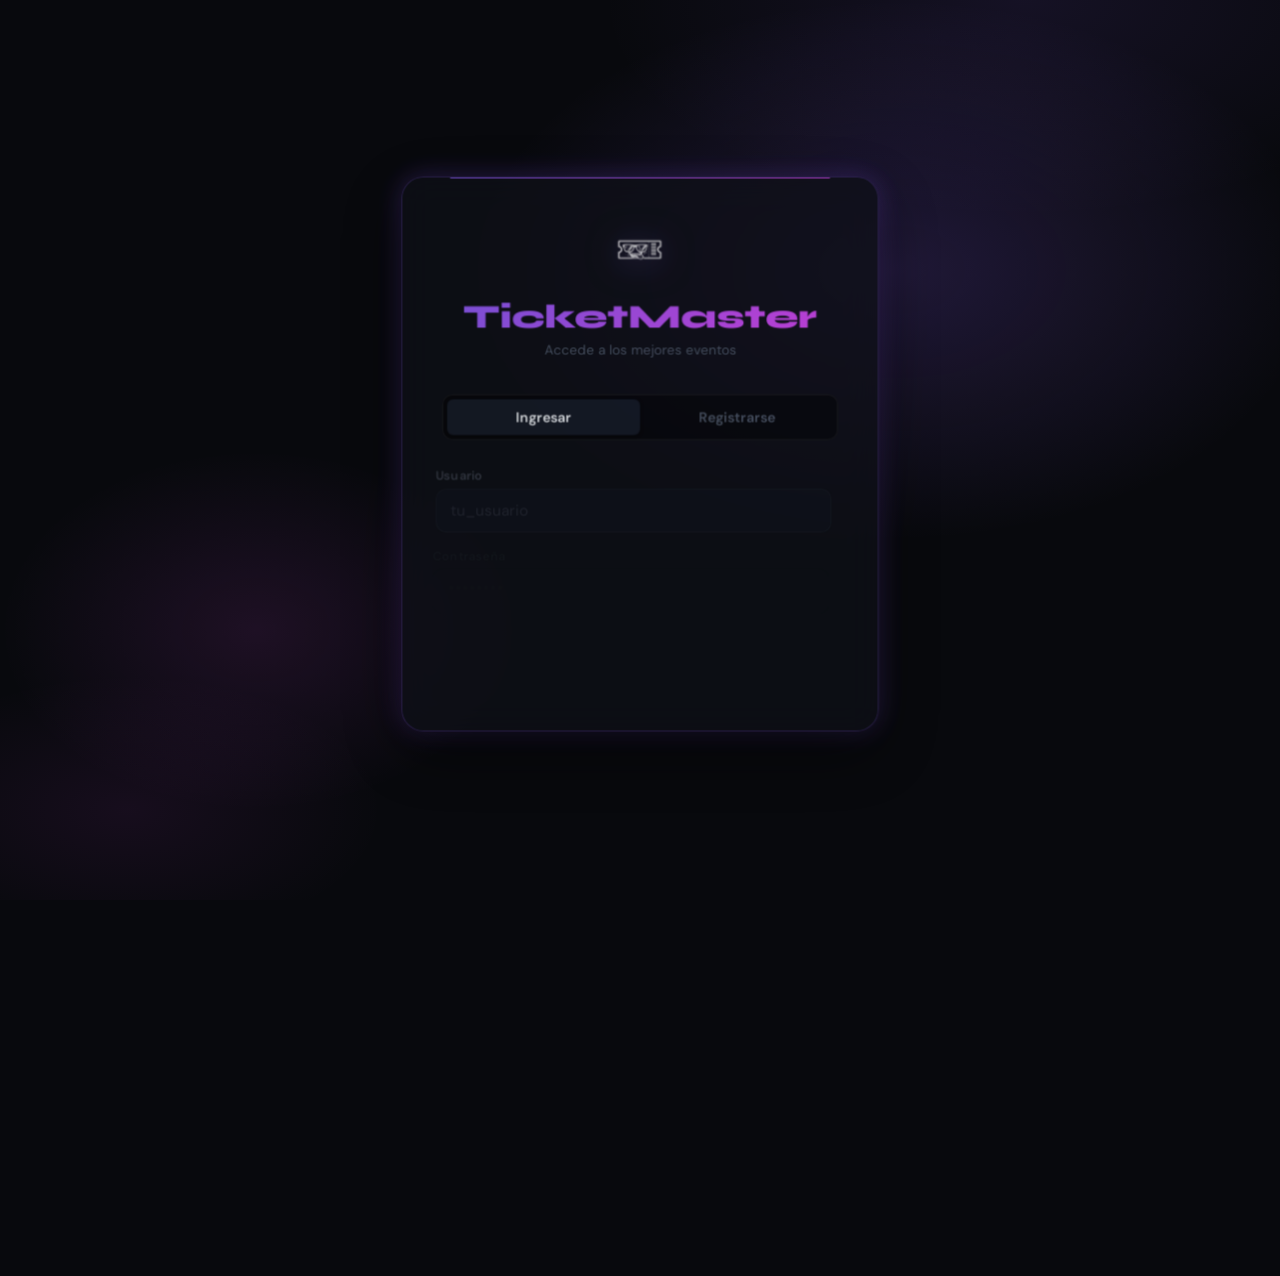
<file: tickmaster-frontend/index.html>
<!DOCTYPE html>
<html lang="es">

<head>
    <meta charset="UTF-8">
    <meta http-equiv="refresh" content="0; url=login.html">
    <title>TicketMaster</title>
</head>

<body
    style="background:#08090d;color:#4e5869;font-family:sans-serif;display:flex;align-items:center;justify-content:center;min-height:100vh;">
    Redirigiendo… <a href="login.html" style="color:#8b5cf6;margin-left:6px;">Haz clic aquí</a>
</body>

</html>
</file>
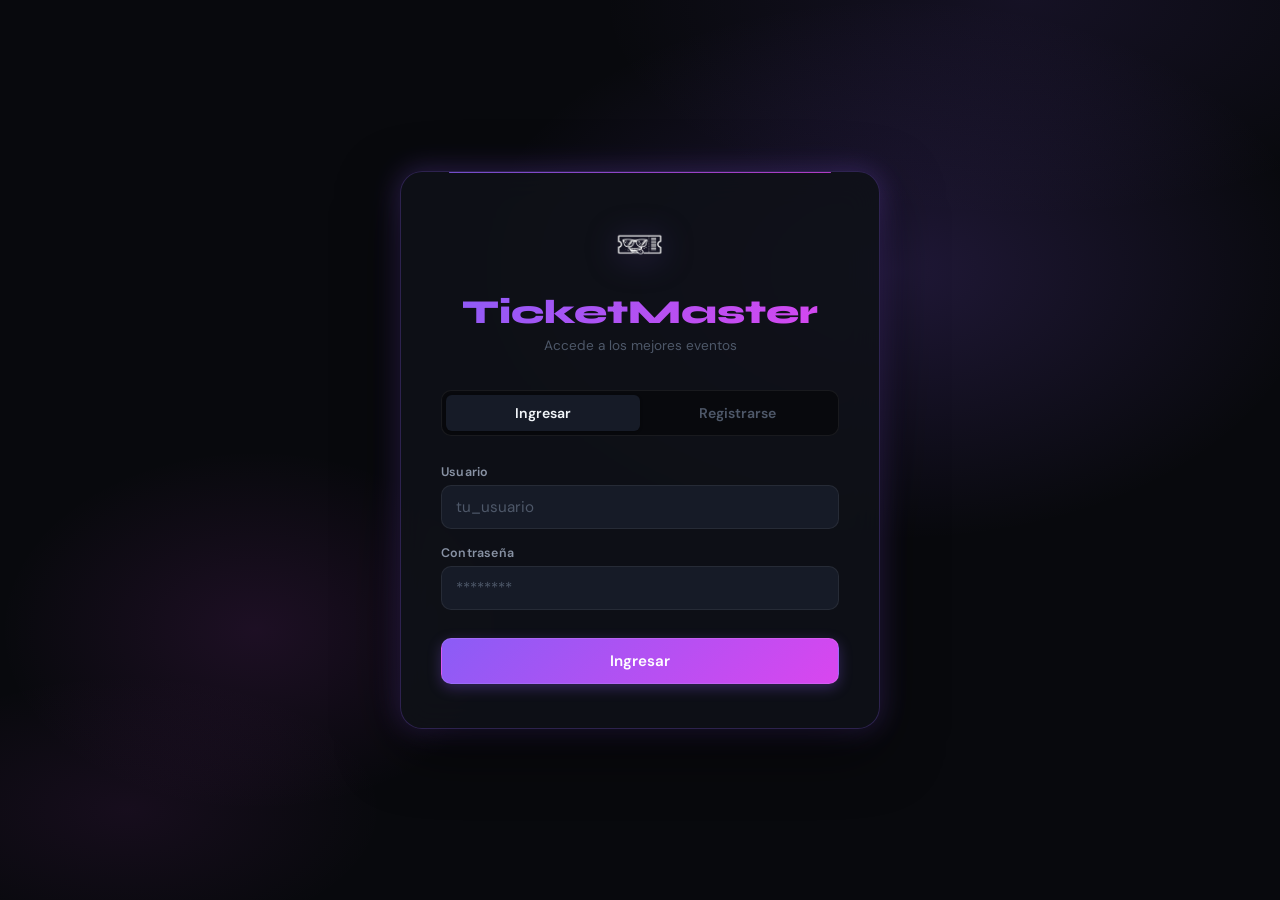
<file: tickmaster-frontend/login.html>
<!DOCTYPE html>
<html lang="es">

<head>
    <meta charset="UTF-8">
    <meta name="viewport" content="width=device-width, initial-scale=1.0">
    <title>TicketMaster — Acceso</title>
    <link rel="stylesheet" href="styles.css">
</head>

<body>
    <div id="alert-container"></div>
    <div class="auth-wrapper">
        <div class="auth-card">

            <div class="auth-brand">
                <!-- Logo: mismo directorio que los HTML -->
                <img src="logo.png" alt="TicketMaster" class="auth-brand-logo"
                    onerror="this.style.display='none'; document.getElementById('auth-fallback-icon').style.display='flex';">
                <!-- Fallback si no carga el logo -->
                <div class="auth-brand-icon" id="auth-fallback-icon" style="display:none;">
                    <svg width="26" height="26" viewBox="0 0 24 24" fill="none" stroke="white" stroke-width="2.2"
                        stroke-linecap="round" stroke-linejoin="round">
                        <path
                            d="M2 9a3 3 0 0 1 0 6v2a2 2 0 0 0 2 2h16a2 2 0 0 0 2-2v-2a3 3 0 0 1 0-6V7a2 2 0 0 0-2-2H4a2 2 0 0 0-2 2z" />
                        <path d="M13 5v2" />
                        <path d="M13 17v2" />
                        <path d="M13 11v2" />
                    </svg>
                </div>
                <div class="auth-brand-title">TicketMaster</div>
                <div class="auth-brand-sub">Accede a los mejores eventos</div>
            </div>

            <div class="auth-tabs">
                <div class="auth-tab active" id="tab-login" onclick="switchTab('login')">Ingresar</div>
                <div class="auth-tab" id="tab-register" onclick="switchTab('register')">Registrarse</div>
            </div>

            <!-- ── LOGIN ─────────────────────────────────── -->
            <form id="login-form" onsubmit="handleLogin(event)">
                <div class="form-group auth-field">
                    <label for="login-user">Usuario</label>
                    <input type="text" id="login-user" placeholder="tu_usuario" autocomplete="username" required
                        style="padding:11px 14px; font-size:0.95rem;">
                </div>
                <div class="form-group auth-field" style="margin-bottom:1.75rem;">
                    <label for="login-pass">Contraseña</label>
                    <input type="password" id="login-pass" placeholder="********" autocomplete="current-password"
                        required style="padding:11px 14px; font-size:0.95rem;">
                </div>
                <div class="auth-field">
                    <button type="submit" id="login-btn" class="btn btn-primary btn-wide"
                        style="height:46px; font-size:0.95rem;">
                        Ingresar
                    </button>
                </div>
            </form>

            <!-- ── REGISTER ───────────────────────────────── -->
            <form id="register-form" style="display:none;" onsubmit="handleRegister(event)">
                <div class="form-group auth-field">
                    <label for="reg-user">Usuario</label>
                    <input type="text" id="reg-user" placeholder="usuario_único" autocomplete="username" required
                        style="padding:11px 14px; font-size:0.95rem;">
                </div>
                <div class="form-group auth-field">
                    <label for="reg-nombre">Nombre completo</label>
                    <input type="text" id="reg-nombre" placeholder="Tu Nombre" autocomplete="name" required
                        style="padding:11px 14px; font-size:0.95rem;">
                </div>
                <div class="form-group auth-field">
                    <label for="reg-pass">Contraseña</label>
                    <input type="password" id="reg-pass" placeholder="Mín. 6 caracteres" autocomplete="new-password"
                        required minlength="6" style="padding:11px 14px; font-size:0.95rem;">
                </div>

                <!--
                  CHECKBOX FIX:
                  Usamos <span class="field-label"> (NO <label>) para el texto del campo,
                  y un <label class="checkbox-row" for="reg-is-admin"> separado que envuelve
                  el input. Así evitamos el conflicto de dos <label> consecutivos que hacía
                  que el clic en la fila activara el label externo en vez del checkbox interno.
                -->
                <div class="form-group auth-field" style="margin-bottom:1.75rem;">
                    <span class="field-label">Tipo de cuenta</span>
                    <label class="checkbox-row" for="reg-is-admin">
                        <input type="checkbox" id="reg-is-admin">
                        <svg width="15" height="15" viewBox="0 0 24 24" fill="none" stroke="currentColor"
                            stroke-width="2" stroke-linecap="round" stroke-linejoin="round"
                            style="flex-shrink:0; opacity:0.7;">
                            <polygon
                                points="12 2 15.09 8.26 22 9.27 17 14.14 18.18 21.02 12 17.77 5.82 21.02 7 14.14 2 9.27 8.91 8.26 12 2" />
                        </svg>
                        Quiero crear y gestionar eventos
                    </label>
                </div>

                <div class="auth-field">
                    <button type="submit" id="register-btn" class="btn btn-primary btn-wide"
                        style="height:46px; font-size:0.95rem;">
                        Crear cuenta
                    </button>
                </div>
            </form>

        </div>
    </div>

    <script>
        const API_BASE = "http://localhost:1915/servidor";

        if (localStorage.getItem('user') && localStorage.getItem('auth_token')) {
            window.location.href = 'dashboard.html';
        }

        function showNotification(msg, type = 'success') {
            const icons = {
                success: `<svg width="13" height="13" viewBox="0 0 24 24" fill="none" stroke="currentColor" stroke-width="2.5" stroke-linecap="round" stroke-linejoin="round"><polyline points="20 6 9 17 4 12"/></svg>`,
                error: `<svg width="13" height="13" viewBox="0 0 24 24" fill="none" stroke="currentColor" stroke-width="2.5" stroke-linecap="round" stroke-linejoin="round"><circle cx="12" cy="12" r="10"/><line x1="15" y1="9" x2="9" y2="15"/><line x1="9" y1="9" x2="15" y2="15"/></svg>`,
            };
            const c = document.getElementById('alert-container');
            const el = document.createElement('div');
            el.className = `alert alert-${type}`;
            el.innerHTML = `${icons[type] || ''}<span>${msg}</span>`;
            c.appendChild(el);
            setTimeout(() => {
                el.style.animation = 'alertOut 0.3s ease forwards';
                setTimeout(() => el.remove(), 300);
            }, 4000);
        }

        function switchTab(tab) {
            const isLogin = tab === 'login';
            const lf = document.getElementById('login-form');
            const rf = document.getElementById('register-form');
            const next = isLogin ? lf : rf;
            const current = isLogin ? rf : lf;

            current.style.display = 'none';
            next.style.display = 'block';

            // Re-animar campos
            next.querySelectorAll('.auth-field').forEach(f => {
                f.style.animation = 'none';
                f.offsetHeight;            // reflow
                f.style.animation = null;
            });

            document.getElementById('tab-login').classList.toggle('active', isLogin);
            document.getElementById('tab-register').classList.toggle('active', !isLogin);
            if (isLogin) document.getElementById('register-form').reset();
        }

        async function handleLogin(e) {
            e.preventDefault();
            const btn = document.getElementById('login-btn');
            btn.disabled = true;
            btn.innerHTML = `<span class="spinner">...</span> Verificando...`;
            try {
                const res = await fetch(`${API_BASE}/usuarios/login`, {
                    method: 'POST',
                    headers: { 'Content-Type': 'application/json' },
                    body: JSON.stringify({
                        username: document.getElementById('login-user').value,
                        password: document.getElementById('login-pass').value
                    })
                });
                const data = await res.json();
                if (data.status === 'OK') {
                    showNotification(`Bienvenido, ${data.nombre || data.username}`);
                    localStorage.setItem('user', JSON.stringify(data));
                    localStorage.setItem('auth_token', data.token);
                    document.body.style.transition = 'opacity 0.4s';
                    document.body.style.opacity = '0';
                    setTimeout(() => window.location.href = 'dashboard.html', 450);
                } else {
                    showNotification(data.message || 'Credenciales incorrectas', 'error');
                }
            } catch { showNotification('Error de conexión', 'error'); }
            finally { btn.disabled = false; btn.textContent = 'Ingresar'; }
        }

        async function handleRegister(e) {
            e.preventDefault();
            const btn = document.getElementById('register-btn');
            btn.disabled = true;
            btn.innerHTML = `<span class="spinner">...</span> Procesando...`;
            try {
                const res = await fetch(`${API_BASE}/usuarios/registrar`, {
                    method: 'POST',
                    headers: { 'Content-Type': 'application/json' },
                    body: JSON.stringify({
                        nombre: document.getElementById('reg-nombre').value,
                        username: document.getElementById('reg-user').value,
                        password: document.getElementById('reg-pass').value,
                        rol: document.getElementById('reg-is-admin').checked ? 'admin' : 'cliente'
                    })
                });
                const data = await res.json();
                if (data.status === 'OK') {
                    showNotification('Cuenta creada. Ya puedes ingresar.');
                    const u = document.getElementById('reg-user').value;
                    switchTab('login');
                    document.getElementById('login-user').value = u;
                    document.getElementById('login-pass').focus();
                } else {
                    showNotification(data.message || 'Error al registrar', 'error');
                }
            } catch { showNotification('Error de conexión', 'error'); }
            finally { btn.disabled = false; btn.textContent = 'Crear cuenta'; }
        }
    </script>
</body>

</html>
</file>
<file: tickmaster-frontend/styles.css>
@import url('https://fonts.googleapis.com/css2?family=Syne:wght@400;500;600;700;800&family=DM+Sans:wght@300;400;500;600&display=swap');

:root {
    --bg: #08090d;
    --surface-1: #0f1118;
    --surface-2: #161b27;
    --surface-3: rgba(255, 255, 255, 0.04);
    --border: rgba(255, 255, 255, 0.07);
    --border-h: rgba(255, 255, 255, 0.14);

    --primary: #8b5cf6;
    --secondary: #d946ef;
    --gradient: linear-gradient(135deg, #8b5cf6 0%, #d946ef 100%);
    --glow: 0 0 28px rgba(139, 92, 246, 0.35);

    --green: #10b981;
    --red: #ef4444;
    --amber: #f59e0b;

    --text-1: #f1f5f9;
    --text-2: #8892a4;
    --text-3: #4e5869;

    --r-sm: 6px;
    --r-md: 10px;
    --r-lg: 16px;
    --r-xl: 22px;
    --header-h: 56px;
    --font-display: 'Syne', sans-serif;
    --font-body: 'DM Sans', sans-serif;
}

*,
*::before,
*::after {
    box-sizing: border-box;
    margin: 0;
    padding: 0;
}

body {
    background: var(--bg);
    color: var(--text-1);
    font-family: var(--font-body);
    font-size: 13.5px;
    min-height: 100vh;
    overflow-x: hidden;
    background-image:
        radial-gradient(ellipse 55% 40% at 80% 0%, rgba(139, 92, 246, 0.1) 0%, transparent 60%),
        radial-gradient(ellipse 40% 30% at 10% 90%, rgba(217, 70, 239, 0.07) 0%, transparent 50%);
}

h1,
h2,
h3,
h4 {
    font-family: var(--font-display);
    font-weight: 700;
    letter-spacing: -0.3px;
    color: var(--text-1);
}

h2 {
    font-size: 1.35rem;
}

h3 {
    font-size: 1.05rem;
}

p {
    line-height: 1.6;
    color: var(--text-2);
}

.container {
    max-width: 1180px;
    margin: 0 auto;
    padding: 0 1.25rem;
}

/* ─── HEADER ─────────────────────────────────────── */
header {
    height: var(--header-h);
    background: rgba(8, 9, 13, 0.9);
    backdrop-filter: blur(20px);
    border-bottom: 1px solid var(--border);
    position: sticky;
    top: 0;
    z-index: 900;
    display: flex;
    align-items: center;
}

nav {
    display: flex;
    justify-content: space-between;
    align-items: center;
    width: 100%;
    padding: 0 1.5rem;
    gap: 1rem;
}

.brand {
    font-family: var(--font-display);
    font-size: 1.1rem;
    font-weight: 800;
    letter-spacing: -0.5px;
    background: var(--gradient);
    -webkit-background-clip: text;
    background-clip: text;
    -webkit-text-fill-color: transparent;
    display: flex;
    align-items: center;
    gap: 0.5rem;
    text-decoration: none;
    flex-shrink: 0;
}

.brand img {
    height: 26px;
    width: auto;
    object-fit: contain;
    flex-shrink: 0;
}

.nav-center {
    display: flex;
    align-items: center;
    gap: 2px;
    background: var(--surface-3);
    border: 1px solid var(--border);
    border-radius: 100px;
    padding: 3px;
}

.nav-link {
    color: var(--text-2);
    text-decoration: none;
    font-weight: 500;
    font-size: 0.8rem;
    padding: 5px 14px;
    border-radius: 100px;
    transition: all 0.2s;
    display: flex;
    align-items: center;
    gap: 6px;
    white-space: nowrap;
}

.nav-link:hover {
    color: var(--text-1);
}

.nav-link.active {
    background: var(--gradient);
    color: white;
    box-shadow: 0 4px 14px rgba(139, 92, 246, 0.4);
}

.nav-link.admin {
    color: var(--amber);
}

.nav-right {
    display: flex;
    align-items: center;
    gap: 10px;
}

.user-chip {
    display: flex;
    align-items: center;
    gap: 8px;
    padding: 4px 10px 4px 4px;
    background: var(--surface-3);
    border: 1px solid var(--border);
    border-radius: 100px;
}

.user-avatar {
    width: 28px;
    height: 28px;
    background: var(--gradient);
    border-radius: 50%;
    display: flex;
    align-items: center;
    justify-content: center;
    font-family: var(--font-display);
    font-weight: 700;
    font-size: 0.75rem;
    color: white;
    flex-shrink: 0;
}

.user-name {
    font-weight: 600;
    font-size: 0.8rem;
    color: var(--text-1);
}

.user-role {
    font-size: 0.68rem;
    color: var(--text-3);
}

.icon-btn {
    width: 34px;
    height: 34px;
    background: var(--surface-3);
    border: 1px solid var(--border);
    border-radius: var(--r-md);
    display: flex;
    align-items: center;
    justify-content: center;
    color: var(--text-2);
    cursor: pointer;
    transition: all 0.2s;
    position: relative;
    flex-shrink: 0;
}

.icon-btn:hover {
    border-color: var(--border-h);
    color: var(--text-1);
}

.icon-btn.danger:hover {
    border-color: rgba(239, 68, 68, 0.4);
    color: var(--red);
}

.cart-badge {
    position: absolute;
    top: -4px;
    right: -4px;
    background: var(--gradient);
    color: white;
    font-size: 0.6rem;
    font-weight: 800;
    min-width: 16px;
    height: 16px;
    border-radius: 8px;
    display: flex;
    align-items: center;
    justify-content: center;
    padding: 0 3px;
    box-shadow: 0 2px 8px rgba(139, 92, 246, 0.5);
}

/* ─── ALERTS — debajo del header ─────────────────── */
#alert-container {
    position: fixed;
    top: var(--header-h);
    left: 50%;
    transform: translateX(-50%);
    z-index: 9999;
    display: flex;
    flex-direction: column;
    gap: 8px;
    align-items: center;
    pointer-events: none;
    padding-top: 10px;
}

.alert {
    padding: 10px 16px;
    border-radius: var(--r-md);
    font-size: 0.8rem;
    font-weight: 500;
    display: flex;
    align-items: center;
    gap: 8px;
    min-width: 240px;
    max-width: 360px;
    pointer-events: all;
    box-shadow: 0 8px 24px rgba(0, 0, 0, 0.4);
    animation: alertIn 0.35s cubic-bezier(0.34, 1.56, 0.64, 1) forwards;
}

.alert-success {
    background: #14532d;
    border: 1px solid rgba(16, 185, 129, 0.35);
    color: #bbf7d0;
}

.alert-error {
    background: #450a0a;
    border: 1px solid rgba(239, 68, 68, 0.35);
    color: #fecaca;
}

.alert-warning {
    background: #451a03;
    border: 1px solid rgba(245, 158, 11, 0.35);
    color: #fde68a;
}

@keyframes alertIn {
    from {
        transform: translateY(-12px);
        opacity: 0;
    }

    to {
        transform: translateY(0);
        opacity: 1;
    }
}

@keyframes alertOut {
    to {
        transform: translateY(-8px);
        opacity: 0;
    }
}

/* ─── MAIN ───────────────────────────────────────── */
main {
    padding: 2rem 0 4rem;
}

.page-header {
    margin-bottom: 1.75rem;
}

.page-header h2 {
    font-size: 1.25rem;
    margin-bottom: 2px;
}

.page-header p {
    font-size: 0.82rem;
    color: var(--text-3);
}

.glass-card {
    background: var(--surface-1);
    border: 1px solid var(--border);
    border-radius: var(--r-xl);
    padding: 1.25rem;
    transition: border-color 0.2s;
}

.glass-card:hover {
    border-color: var(--border-h);
}

/* ─── BUTTONS ────────────────────────────────────── */
.btn {
    display: inline-flex;
    align-items: center;
    justify-content: center;
    gap: 6px;
    padding: 7px 16px;
    border-radius: var(--r-md);
    border: 1px solid transparent;
    font-family: var(--font-body);
    font-weight: 600;
    font-size: 0.82rem;
    cursor: pointer;
    transition: all 0.2s;
    text-decoration: none;
    white-space: nowrap;
    position: relative;
    overflow: hidden;
}

.btn::after {
    content: '';
    position: absolute;
    inset: 0;
    background: linear-gradient(rgba(255, 255, 255, 0.15), transparent);
    opacity: 0;
    transition: opacity 0.2s;
}

.btn:hover::after {
    opacity: 1;
}

.btn:active {
    transform: scale(0.97);
}

.btn:disabled {
    opacity: 0.45;
    cursor: not-allowed;
    transform: none !important;
}

.btn-primary {
    background: var(--gradient);
    color: white;
    border-color: rgba(255, 255, 255, 0.1);
    box-shadow: 0 4px 14px rgba(139, 92, 246, 0.3);
}

.btn-primary:hover:not(:disabled) {
    box-shadow: var(--glow);
    transform: translateY(-2px);
}

.btn-ghost {
    background: var(--surface-3);
    color: var(--text-2);
    border-color: var(--border);
}

.btn-ghost:hover:not(:disabled) {
    background: rgba(255, 255, 255, 0.07);
    color: var(--text-1);
    border-color: var(--border-h);
}

.btn-danger {
    background: rgba(239, 68, 68, 0.1);
    color: var(--red);
    border-color: rgba(239, 68, 68, 0.2);
}

.btn-danger:hover:not(:disabled) {
    background: rgba(239, 68, 68, 0.2);
}

.btn-sm {
    padding: 5px 12px;
    font-size: 0.77rem;
    border-radius: var(--r-sm);
}

.btn-wide {
    width: 100%;
}

/* ─── FORMS ──────────────────────────────────────── */
.form-group {
    margin-bottom: 1rem;
}

/* Generic label — display:block for normal form labels */
label {
    display: block;
    font-size: 0.78rem;
    font-weight: 600;
    color: var(--text-2);
    margin-bottom: 5px;
    letter-spacing: 0.2px;
}

/* .field-label: same look as label but is a <span>, used above .checkbox-row
   so there's no nested/sibling label conflict with the checkbox label */
.field-label {
    display: block;
    font-size: 0.78rem;
    font-weight: 600;
    color: var(--text-2);
    margin-bottom: 6px;
    letter-spacing: 0.2px;
}

input,
select,
textarea {
    width: 100%;
    background: var(--surface-2);
    border: 1px solid var(--border);
    border-radius: var(--r-md);
    color: var(--text-1);
    font-family: var(--font-body);
    font-size: 0.875rem;
    padding: 8px 12px;
    transition: border-color 0.2s, box-shadow 0.2s;
    -webkit-appearance: none;
}

input::placeholder,
textarea::placeholder {
    color: var(--text-3);
}

input:focus,
select:focus,
textarea:focus {
    outline: none;
    border-color: var(--primary);
    box-shadow: 0 0 0 3px rgba(139, 92, 246, 0.18);
}

input[type="checkbox"] {
    width: auto;
    accent-color: var(--primary);
    cursor: pointer;
}

/* .checkbox-row — the <label> that wraps the checkbox input.
   display:flex !important overrides the generic label { display: block } rule.
   This is a standalone <label for="id"> with a <span class="field-label"> above it,
   NOT a nested label inside another label. */
.checkbox-row {
    display: flex !important;
    align-items: center;
    gap: 10px;
    padding: 10px 14px;
    background: var(--surface-2);
    border: 1px solid var(--border);
    border-radius: var(--r-md);
    cursor: pointer;
    font-size: 0.85rem;
    color: var(--text-2);
    user-select: none;
    transition: border-color 0.2s, background 0.2s, color 0.2s;
    margin-bottom: 0 !important;
    line-height: 1.4;
}

.checkbox-row:hover {
    border-color: rgba(139, 92, 246, 0.45);
    background: rgba(139, 92, 246, 0.07);
    color: var(--text-1);
}

.checkbox-row input[type="checkbox"] {
    width: 16px;
    height: 16px;
    flex-shrink: 0;
    margin: 0;
}

/* ─── EVENT GRID + CARD ──────────────────────────── */
.event-grid {
    display: grid;
    grid-template-columns: repeat(auto-fill, minmax(290px, 1fr));
    gap: 1.25rem;
}

.event-card {
    background: var(--surface-1);
    border: 1px solid var(--border);
    border-radius: var(--r-xl);
    overflow: hidden;
    display: flex;
    flex-direction: column;
    transition: transform 0.25s, border-color 0.25s, box-shadow 0.25s;
}

.event-card:hover {
    transform: translateY(-5px);
    border-color: rgba(139, 92, 246, 0.35);
    box-shadow: 0 16px 40px rgba(0, 0, 0, 0.5), 0 0 24px rgba(139, 92, 246, 0.12);
}

.event-img {
    height: 130px;
    position: relative;
    overflow: hidden;
}

.event-img-bg {
    position: absolute;
    inset: 0;
    background: var(--gradient);
    overflow: hidden;
}

.event-img-bg::before {
    content: '';
    position: absolute;
    inset: 0;
    background: linear-gradient(rgba(255, 255, 255, 0.08) 1px, transparent 1px),
        linear-gradient(90deg, rgba(255, 255, 255, 0.08) 1px, transparent 1px);
    background-size: 22px 22px;
    transform: rotate(12deg) scale(1.4);
}

.event-img-bg img {
    width: 100%;
    height: 100%;
    object-fit: cover;
    position: absolute;
    inset: 0;
    opacity: 0.7;
}

.live-label {
    position: absolute;
    top: 50%;
    left: 50%;
    transform: translate(-50%, -50%);
    z-index: 2;
    font-family: var(--font-display);
    font-size: 2rem;
    font-weight: 800;
    letter-spacing: 8px;
    color: rgba(255, 255, 255, 0.92);
    text-shadow: 0 0 30px rgba(255, 255, 255, 0.5), 0 0 60px rgba(139, 92, 246, 0.4);
    animation: livePulse 2.6s ease-in-out infinite;
    user-select: none;
}

@keyframes livePulse {

    0%,
    100% {
        opacity: 1;
        letter-spacing: 8px;
        text-shadow: 0 0 24px rgba(255, 255, 255, 0.5), 0 0 50px rgba(139, 92, 246, 0.4);
    }

    50% {
        opacity: 0.5;
        letter-spacing: 14px;
        text-shadow: 0 0 8px rgba(255, 255, 255, 0.2);
    }
}

.event-img-fade {
    position: absolute;
    bottom: 0;
    left: 0;
    right: 0;
    height: 50px;
    background: linear-gradient(transparent, var(--surface-1));
    z-index: 1;
}

.event-date-badge {
    position: absolute;
    bottom: 0;
    right: 14px;
    z-index: 2;
    background: rgba(8, 9, 13, 0.9);
    border: 1px solid rgba(255, 255, 255, 0.13);
    border-bottom: none;
    border-radius: 10px 10px 0 0;
    padding: 6px 10px 5px;
    text-align: center;
    min-width: 48px;
    backdrop-filter: blur(8px);
}

.event-date-badge .edb-month {
    display: block;
    font-size: 0.58rem;
    font-weight: 700;
    text-transform: uppercase;
    letter-spacing: 1px;
    color: var(--primary);
    line-height: 1.2;
}

.event-date-badge .edb-day {
    display: block;
    font-family: var(--font-display);
    font-size: 1.25rem;
    font-weight: 800;
    line-height: 1;
    color: var(--text-1);
}

.event-body {
    padding: 1rem 1rem 0.75rem;
    flex: 1;
    display: flex;
    flex-direction: column;
    gap: 8px;
}

.event-name {
    font-size: 0.98rem;
    font-weight: 700;
    font-family: var(--font-display);
    line-height: 1.25;
}

.event-meta {
    display: flex;
    flex-direction: column;
    gap: 4px;
}

.event-meta-row {
    display: flex;
    align-items: center;
    gap: 5px;
    font-size: 0.75rem;
    color: var(--text-3);
}

.event-footer {
    padding: 0.75rem 1rem;
    border-top: 1px solid var(--border);
    margin-top: auto;
}

/* ─── TICKET WALLET ──────────────────────────────── */
.ticket-wallet-item {
    display: flex;
    min-height: 112px;
    border-radius: 10px;
    overflow: hidden;
    margin-bottom: 14px;
    position: relative;
    background:
        radial-gradient(circle at 0 50%, var(--bg) 13px, transparent 14px),
        radial-gradient(circle at 100% 50%, var(--bg) 13px, transparent 14px),
        linear-gradient(105deg, #1b1c30 0%, #0f1120 100%);
    box-shadow: 0 0 0 1px rgba(255, 255, 255, 0.09), 0 4px 20px rgba(0, 0, 0, 0.35);
    transition: transform 0.2s, box-shadow 0.2s;
}

.ticket-wallet-item:hover {
    transform: translateY(-3px);
    box-shadow: 0 0 0 1px rgba(139, 92, 246, 0.3), 0 10px 32px rgba(0, 0, 0, 0.5), 0 0 20px rgba(139, 92, 246, 0.12);
}

.ticket-stub {
    width: 90px;
    flex-shrink: 0;
    background: var(--gradient);
    padding: 1rem 0.75rem;
    display: flex;
    flex-direction: column;
    align-items: center;
    justify-content: center;
    text-align: center;
    position: relative;
}

.ticket-stub::after {
    content: '';
    position: absolute;
    right: 0;
    top: 12%;
    bottom: 12%;
    width: 1px;
    background: repeating-linear-gradient(to bottom, transparent 0, transparent 4px, rgba(255, 255, 255, 0.35) 4px, rgba(255, 255, 255, 0.35) 8px);
}

.ticket-stub .ts-month {
    font-size: 0.6rem;
    font-weight: 700;
    text-transform: uppercase;
    letter-spacing: 1px;
    color: rgba(255, 255, 255, 0.75);
}

.ticket-stub .ts-day {
    font-size: 2rem;
    font-weight: 800;
    font-family: var(--font-display);
    line-height: 1;
}

.ticket-stub .ts-time {
    font-size: 0.62rem;
    color: rgba(255, 255, 255, 0.75);
    margin-top: 5px;
}

.ticket-body {
    flex: 1;
    padding: 0.9rem 1.1rem;
    display: flex;
    flex-direction: column;
    justify-content: space-between;
}

.ticket-body-top {
    display: flex;
    justify-content: space-between;
    align-items: flex-start;
    gap: 0.5rem;
    margin-bottom: 0.35rem;
}

.ticket-event-name {
    font-size: 1rem;
    font-weight: 700;
    font-family: var(--font-display);
    line-height: 1.2;
}

.ticket-ref {
    font-family: monospace;
    font-size: 0.63rem;
    color: var(--text-3);
    margin-bottom: 0.35rem;
}

.ticket-body-bot {
    display: flex;
    justify-content: space-between;
    align-items: flex-end;
}

.ticket-holder {
    font-size: 0.65rem;
    color: var(--text-3);
    text-transform: uppercase;
    letter-spacing: 0.5px;
}

.ticket-holder strong {
    display: block;
    font-size: 0.82rem;
    color: var(--text-2);
    text-transform: none;
    letter-spacing: 0;
    font-weight: 600;
    margin-top: 2px;
}

.ticket-price {
    font-family: var(--font-display);
    font-size: 1.4rem;
    font-weight: 800;
    color: var(--text-1);
    letter-spacing: -0.5px;
}

/* ─── BADGES ─────────────────────────────────────── */
.badge {
    padding: 2px 8px;
    border-radius: 4px;
    font-size: 0.65rem;
    font-weight: 700;
    text-transform: uppercase;
    letter-spacing: 0.5px;
    white-space: nowrap;
}

.badge-vip {
    background: rgba(245, 158, 11, 0.15);
    color: var(--amber);
    border: 1px solid rgba(245, 158, 11, 0.3);
}

.badge-general {
    background: rgba(139, 92, 246, 0.15);
    color: #c4b5fd;
    border: 1px solid rgba(139, 92, 246, 0.3);
}

.badge-palco {
    background: rgba(217, 70, 239, 0.15);
    color: #e879f9;
    border: 1px solid rgba(217, 70, 239, 0.3);
}

.badge-ok {
    background: rgba(16, 185, 129, 0.12);
    color: var(--green);
    border: 1px solid rgba(16, 185, 129, 0.25);
}

/* ─── MODALS ─────────────────────────────────────── */
.modal-overlay {
    position: fixed;
    inset: 0;
    background: rgba(0, 0, 0, 0.7);
    backdrop-filter: blur(6px);
    z-index: 1000;
    display: flex;
    align-items: center;
    justify-content: center;
    opacity: 0;
    pointer-events: none;
    transition: opacity 0.25s;
}

.modal-overlay.active {
    opacity: 1;
    pointer-events: all;
}

.modal-box {
    background: var(--surface-1);
    border: 1px solid var(--border-h);
    border-radius: var(--r-xl);
    padding: 1.5rem;
    width: 90%;
    max-width: 460px;
    transform: scale(0.95) translateY(8px);
    transition: transform 0.28s cubic-bezier(0.34, 1.56, 0.64, 1);
}

.modal-overlay.active .modal-box {
    transform: scale(1) translateY(0);
}

.modal-header {
    display: flex;
    justify-content: space-between;
    align-items: flex-start;
    margin-bottom: 1.25rem;
}

.modal-title {
    font-size: 1.05rem;
    font-weight: 700;
    font-family: var(--font-display);
}

.modal-sub {
    font-size: 0.78rem;
    color: var(--text-3);
    margin-top: 2px;
}

.cart-sidebar {
    position: absolute;
    right: 0;
    top: 0;
    bottom: 0;
    width: 360px;
    max-width: 100%;
    background: var(--surface-1);
    border-left: 1px solid var(--border-h);
    display: flex;
    flex-direction: column;
    padding: 1.5rem;
    transform: translateX(100%);
    transition: transform 0.3s cubic-bezier(0.4, 0, 0.2, 1);
}

.modal-overlay.active .cart-sidebar {
    transform: translateX(0);
}

.cart-items {
    flex: 1;
    overflow-y: auto;
    margin-bottom: 1rem;
}

.cart-item {
    display: flex;
    align-items: center;
    gap: 10px;
    padding: 10px 0;
    border-bottom: 1px solid var(--border);
}

.cart-item-info {
    flex: 1;
    min-width: 0;
}

.cart-item-name {
    font-weight: 600;
    font-size: 0.82rem;
    white-space: nowrap;
    overflow: hidden;
    text-overflow: ellipsis;
}

.cart-item-sub {
    font-size: 0.72rem;
    color: var(--text-3);
}

.cart-item-price {
    font-weight: 700;
    font-size: 0.88rem;
    color: var(--green);
    white-space: nowrap;
}

.cart-footer {
    border-top: 1px solid var(--border);
    padding-top: 1rem;
}

.cart-total-row {
    display: flex;
    justify-content: space-between;
    align-items: center;
    margin-bottom: 1rem;
}

.cart-total-label {
    font-size: 0.82rem;
    color: var(--text-2);
}

.cart-total-amount {
    font-family: var(--font-display);
    font-size: 1.6rem;
    font-weight: 800;
    background: var(--gradient);
    -webkit-background-clip: text;
    background-clip: text;
    -webkit-text-fill-color: transparent;
}

.ticket-option {
    display: flex;
    align-items: center;
    gap: 10px;
    padding: 12px;
    border: 1px solid var(--border);
    border-radius: var(--r-lg);
    margin-bottom: 8px;
    transition: border-color 0.2s, background 0.2s;
}

.ticket-option:hover {
    border-color: var(--primary);
    background: rgba(139, 92, 246, 0.08);
}

.ticket-option-info {
    flex: 1;
}

.ticket-option-name {
    font-weight: 600;
    font-size: 0.88rem;
}

.ticket-option-stock {
    font-size: 0.72rem;
    color: var(--text-3);
    margin-top: 2px;
}

.ticket-option-price {
    font-family: var(--font-display);
    font-weight: 800;
    font-size: 1.1rem;
    background: var(--gradient);
    -webkit-background-clip: text;
    background-clip: text;
    -webkit-text-fill-color: transparent;
    margin-right: 8px;
}

.ticket-option.sold-out {
    opacity: 0.4;
    pointer-events: none;
}

/* ─── ORDER HISTORY ──────────────────────────────── */
.order-card {
    background: var(--surface-1);
    border: 1px solid var(--border);
    border-radius: var(--r-xl);
    overflow: hidden;
    margin-bottom: 1rem;
}

.order-header {
    display: flex;
    justify-content: space-between;
    align-items: center;
    padding: 1rem 1.25rem;
    border-bottom: 1px solid var(--border);
    background: var(--surface-3);
}

.order-id {
    font-family: monospace;
    font-size: 0.75rem;
    color: var(--text-3);
}

.order-title {
    font-weight: 700;
    font-size: 0.9rem;
    font-family: var(--font-display);
}

.order-date {
    font-size: 0.72rem;
    color: var(--text-3);
}

.order-total {
    font-family: var(--font-display);
    font-weight: 800;
    font-size: 1.1rem;
    background: var(--gradient);
    -webkit-background-clip: text;
    background-clip: text;
    -webkit-text-fill-color: transparent;
}

.order-items {
    padding: 0 1.25rem;
}

.order-item-row {
    display: flex;
    justify-content: space-between;
    align-items: center;
    padding: 10px 0;
    border-bottom: 1px solid var(--border);
    font-size: 0.8rem;
}

.order-item-row:last-child {
    border-bottom: none;
}

.order-item-name {
    font-weight: 500;
    color: var(--text-1);
}

.order-item-sub {
    color: var(--text-3);
    font-size: 0.7rem;
    margin-top: 1px;
}

/* ─── ADMIN ──────────────────────────────────────── */
.admin-card {
    background: var(--surface-1);
    border: 1px solid var(--border);
    border-radius: var(--r-xl);
    padding: 1.5rem;
}

.section-label {
    font-size: 0.72rem;
    font-weight: 700;
    text-transform: uppercase;
    letter-spacing: 1px;
    color: var(--text-3);
    margin-bottom: 1rem;
    display: flex;
    align-items: center;
    gap: 8px;
}

.section-label::after {
    content: '';
    flex: 1;
    height: 1px;
    background: var(--border);
}

.ticket-type-row {
    display: grid;
    grid-template-columns: 2fr 1fr 1fr 32px;
    gap: 8px;
    align-items: end;
    margin-bottom: 8px;
}

/* ─── CONFIRMACIÓN ───────────────────────────────── */
.confirm-item {
    display: flex;
    justify-content: space-between;
    align-items: center;
    padding: 12px 0;
    border-bottom: 1px solid var(--border);
    font-size: 0.85rem;
}

.confirm-item:last-child {
    border-bottom: none;
}

.confirm-total {
    display: flex;
    justify-content: space-between;
    align-items: center;
    padding-top: 1rem;
    margin-top: 0.5rem;
    border-top: 1px dashed var(--border-h);
}

.confirm-total-label {
    font-weight: 600;
    font-size: 0.95rem;
}

.confirm-total-amount {
    font-family: var(--font-display);
    font-size: 1.5rem;
    font-weight: 800;
    background: var(--gradient);
    -webkit-background-clip: text;
    background-clip: text;
    -webkit-text-fill-color: transparent;
}

.confirm-actions {
    display: flex;
    gap: 10px;
    justify-content: center;
    margin-top: 1.5rem;
    flex-wrap: wrap;
}

/* ─── AUTH PAGE ──────────────────────────────────── */
.auth-wrapper {
    min-height: 100vh;
    display: flex;
    align-items: center;
    justify-content: center;
    padding: 2rem;
    position: relative;
    overflow: hidden;
}

.auth-wrapper::before {
    content: '';
    position: absolute;
    inset: 0;
    background:
        radial-gradient(ellipse 55% 50% at 70% 30%, rgba(139, 92, 246, 0.18) 0%, transparent 60%),
        radial-gradient(ellipse 40% 40% at 20% 70%, rgba(217, 70, 239, 0.1) 0%, transparent 50%);
    animation: orbShift 8s ease-in-out infinite alternate;
    pointer-events: none;
}

@keyframes orbShift {
    0% {
        transform: scale(1) rotate(0deg);
    }

    100% {
        transform: scale(1.06) rotate(4deg);
    }
}

/* ── Auth card — wider & more padded than before ── */
.auth-card {
    width: 100%;
    max-width: 480px;
    /* was 380px */
    background: rgba(15, 17, 24, 0.9);
    border: 1px solid rgba(139, 92, 246, 0.25);
    border-radius: var(--r-xl);
    padding: 2.75rem 2.5rem;
    /* was 2rem */
    backdrop-filter: blur(16px);
    box-shadow: 0 20px 60px rgba(0, 0, 0, 0.6), var(--glow);
    animation: cardEntrance 0.55s cubic-bezier(0.34, 1.56, 0.64, 1) forwards;
    position: relative;
}

.auth-card::before {
    content: '';
    position: absolute;
    top: 0;
    left: 10%;
    right: 10%;
    height: 1px;
    background: var(--gradient);
    border-radius: 1px;
    opacity: 0.8;
}

@keyframes cardEntrance {
    from {
        opacity: 0;
        transform: translateY(28px) scale(0.96);
    }

    to {
        opacity: 1;
        transform: translateY(0) scale(1);
    }
}

/* ── Auth brand — bigger logo & title ── */
.auth-brand {
    text-align: center;
    margin-bottom: 2.25rem;
}

.auth-brand-logo {
    height: 60px;
    /* was 44px */
    width: auto;
    object-fit: contain;
    margin: 0 auto 1rem;
    display: block;
    filter: drop-shadow(0 4px 16px rgba(139, 92, 246, 0.5));
}

/* Fallback icon if logo.png not found */
.auth-brand-icon {
    width: 56px;
    /* was 46px */
    height: 56px;
    background: var(--gradient);
    border-radius: 16px;
    display: flex;
    align-items: center;
    justify-content: center;
    margin: 0 auto 1rem;
    box-shadow: 0 8px 24px rgba(139, 92, 246, 0.4);
}

.auth-brand-title {
    font-family: var(--font-display);
    font-size: 2.1rem;
    /* was 1.6rem */
    font-weight: 800;
    background: var(--gradient);
    -webkit-background-clip: text;
    background-clip: text;
    -webkit-text-fill-color: transparent;
}

.auth-brand-sub {
    font-size: 0.85rem;
    color: var(--text-3);
    margin-top: 5px;
}

/* ── Auth tabs — slightly taller ── */
.auth-tabs {
    display: grid;
    grid-template-columns: 1fr 1fr;
    background: var(--bg);
    border: 1px solid var(--border);
    border-radius: var(--r-md);
    padding: 4px;
    /* was 3px */
    margin-bottom: 1.75rem;
    /* was 1.5rem */
}

.auth-tab {
    padding: 9px;
    /* was 7px */
    text-align: center;
    font-size: 0.88rem;
    /* was 0.8rem */
    font-weight: 600;
    color: var(--text-3);
    cursor: pointer;
    border-radius: var(--r-sm);
    transition: all 0.2s;
}

.auth-tab.active {
    background: var(--surface-2);
    color: var(--text-1);
    box-shadow: 0 1px 3px rgba(0, 0, 0, 0.3);
}

/* ── Field entrance animations ── */
.auth-field {
    animation: fieldIn 0.4s ease both;
    opacity: 0;
}

.auth-field:nth-child(1) {
    animation-delay: 0.06s;
}

.auth-field:nth-child(2) {
    animation-delay: 0.12s;
}

.auth-field:nth-child(3) {
    animation-delay: 0.18s;
}

.auth-field:nth-child(4) {
    animation-delay: 0.24s;
}

.auth-field:nth-child(5) {
    animation-delay: 0.30s;
}

@keyframes fieldIn {
    from {
        opacity: 0;
        transform: translateX(-10px);
    }

    to {
        opacity: 1;
        transform: translateX(0);
    }
}

/* ─── MISC ───────────────────────────────────────── */
::-webkit-scrollbar {
    width: 4px;
    height: 4px;
}

::-webkit-scrollbar-track {
    background: transparent;
}

::-webkit-scrollbar-thumb {
    background: var(--surface-2);
    border-radius: 2px;
}

@keyframes spin {
    to {
        transform: rotate(360deg);
    }
}

.spinner {
    display: inline-block;
    width: 24px;
    height: 24px;
    border: 2px solid rgba(255, 255, 255, 0.15);
    border-top-color: #fff;
    border-radius: 50%;
    animation: spin 0.8s linear infinite;
    vertical-align: middle;
}

.spinner-mini {
    display: inline-block;
    width: 14px;
    height: 14px;
    border: 2px solid rgba(255, 255, 255, 0.2);
    border-top-color: #fff;
    border-radius: 50%;
    animation: spin 0.8s linear infinite;
    vertical-align: middle;
}

@keyframes fadeUp {
    from {
        opacity: 0;
        transform: translateY(6px);
    }

    to {
        opacity: 1;
        transform: translateY(0);
    }
}

.divider {
    height: 1px;
    background: var(--border);
    margin: 1.25rem 0;
}

.empty-state {
    text-align: center;
    padding: 3rem 1rem;
    color: var(--text-3);
    font-size: 0.82rem;
}

.empty-state svg {
    opacity: 0.2;
    margin-bottom: 0.75rem;
}

.empty-state p {
    margin-top: 0.25rem;
}

@media (max-width: 768px) {
    .nav-center {
        display: none;
    }

    .event-grid {
        grid-template-columns: 1fr;
    }

    .cart-sidebar {
        width: 100%;
    }
}

/* ─── STATUS ANIMATIONS ──────────────────────────── */
.status-processing {
    display: inline-flex;
    align-items: center;
    gap: 6px;
    color: var(--amber) !important;
    font-weight: 700;
    letter-spacing: 0.3px;
    animation: statusPulse 1.8s ease-in-out infinite;
}

.status-paid {
    display: inline-flex;
    align-items: center;
    gap: 6px;
    color: var(--green) !important;
    font-weight: 700;
    letter-spacing: 0.3px;
    animation: statusPop 0.6s cubic-bezier(0.34, 1.56, 0.64, 1) forwards;
}

@keyframes statusPulse {
    0%, 100% { opacity: 1; transform: scale(1); filter: drop-shadow(0 0 2px rgba(245, 158, 11, 0)); }
    50% { opacity: 0.7; transform: scale(0.97); filter: drop-shadow(0 0 5px rgba(245, 158, 11, 0.3)); }
}

@keyframes statusPop {
    0% { transform: scale(0.4); opacity: 0; }
    70% { transform: scale(1.1); }
    100% { transform: scale(1); opacity: 1; }
}

/* .spinner-mini ya está definido arriba */

@keyframes spin {
    to { transform: rotate(360deg); }
}
</file>
